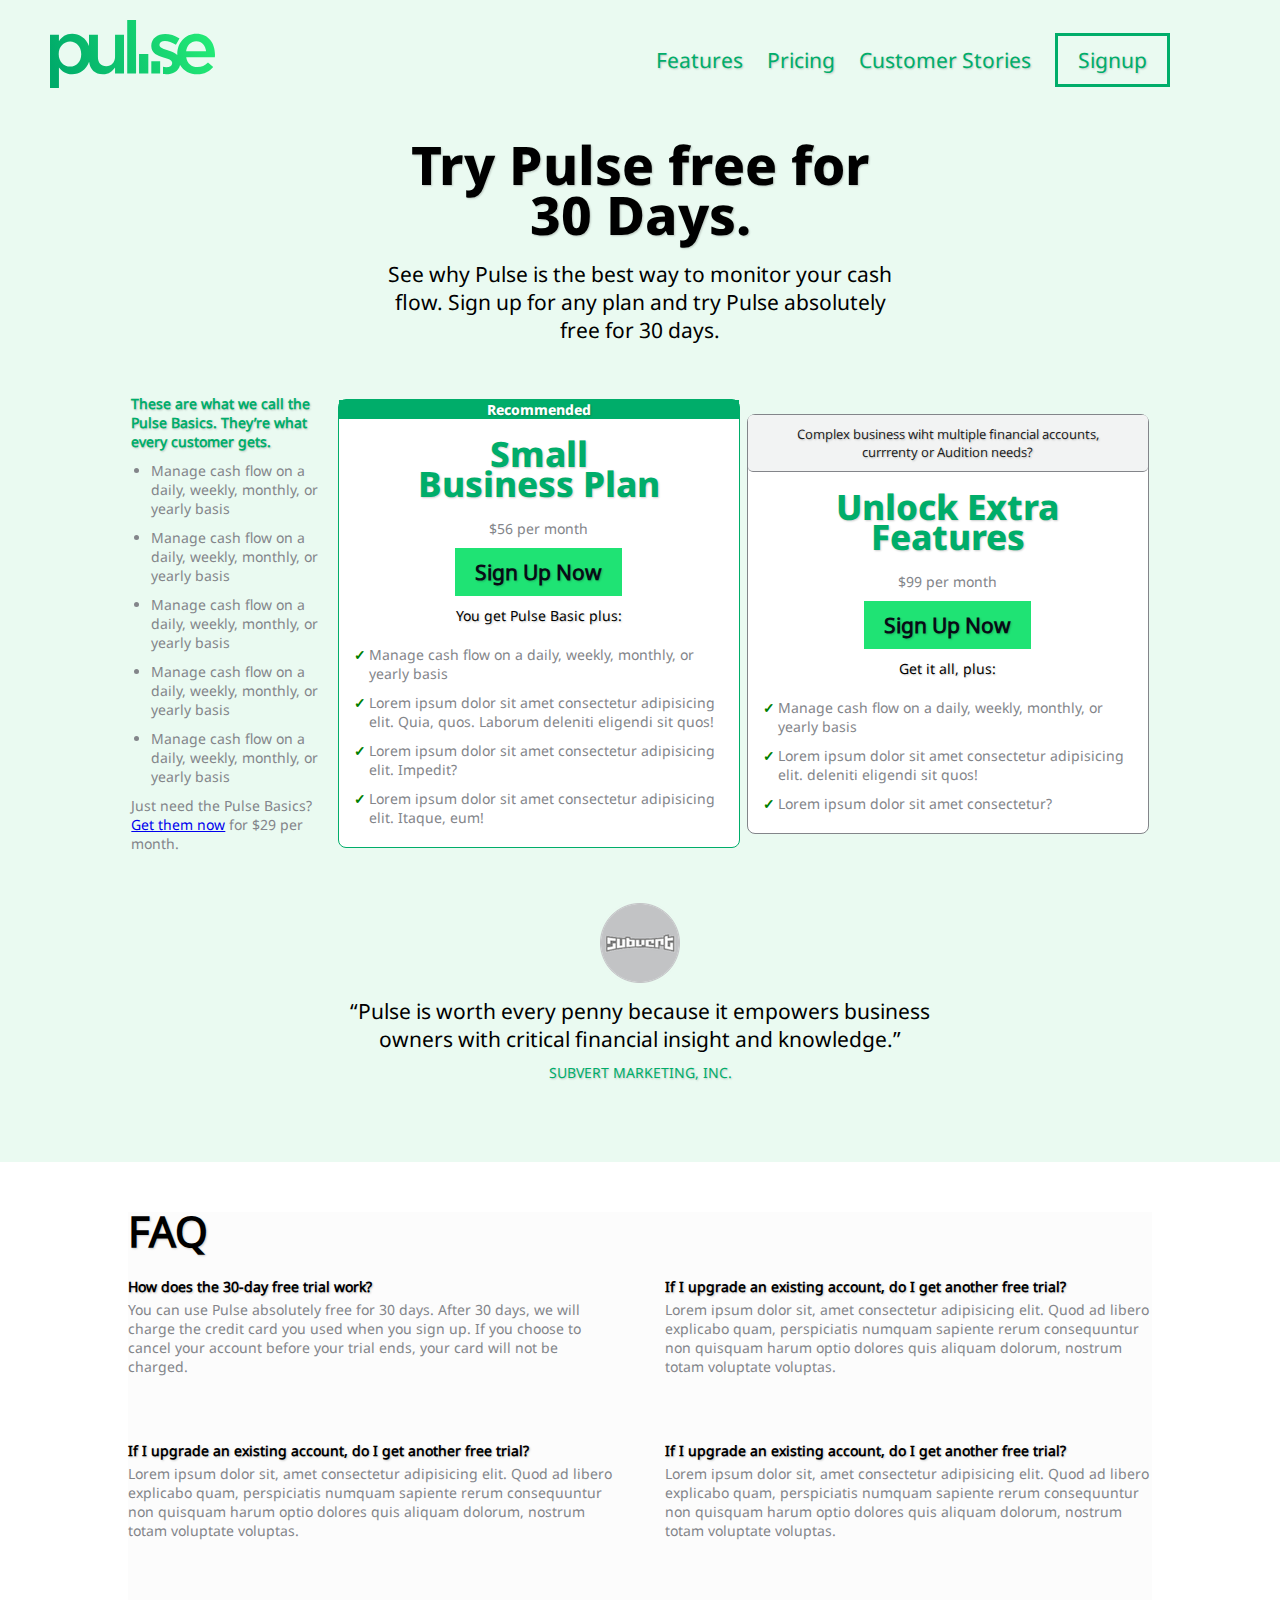
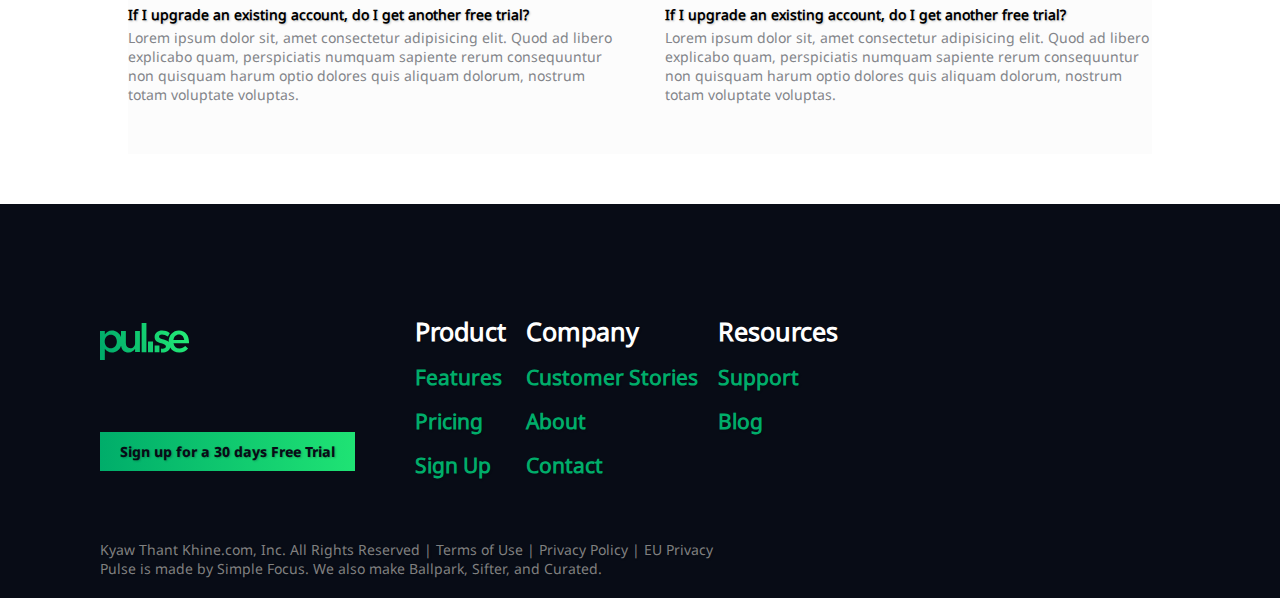
<file: pages/pricing.html>
<!DOCTYPE html>
<html lang="en">
  <head>
    <meta charset="UTF-8" />
    <meta name="viewport" content="width=device-width, initial-scale=1.0" />
    <title>Document</title>
    <link rel="stylesheet" href="../styles/main.css" />
    <link rel="stylesheet" href="../styles/pricing.css" />
    <link rel="stylesheet" href="../styles/navbar.css">
    <link rel="stylesheet" href="../styles/footer.css">
  </head>
  <body>
    <div id="navbarContainer"></div>

    <section class="hero">
      <header>
        <h1>Try Pulse free for 30 Days.</h1>
        <p>
          See why Pulse is the best way to monitor your cash flow. Sign up for
          any plan and try Pulse absolutely free for 30 days.
        </p>
      </header>
      <div class="pricing">
        <div class="card-container">
          <div class="price-card">
            <h3 class="green-text">
              These are what we call the Pulse Basics. They’re what every
              customer gets.
            </h3>
            <ul class="grey-text list">
              <li>
                Manage cash flow on a daily, weekly, monthly, or yearly basis
              </li>
              <li>
                Manage cash flow on a daily, weekly, monthly, or yearly basis
              </li>
              <li>
                Manage cash flow on a daily, weekly, monthly, or yearly basis
              </li>
              <li>
                Manage cash flow on a daily, weekly, monthly, or yearly basis
              </li>
              <li>
                Manage cash flow on a daily, weekly, monthly, or yearly basis
              </li>
            </ul>
            <p class="grey-text">
              Just need the Pulse Basics?
              <a href="signup.html">Get them now</a> for $29 per month.
            </p>
          </div>
          <div class="price-card">
            <small> Recommended </small>
            <div>
              <p class="big-word green-text">Small Business Plan</p>
              <p class="grey-text">$56 per month</p>
              <a href="signup.html" class="button regular">Sign Up Now</a>
              <p>You get Pulse Basic plus:</p>
            </div>
            <ul class="mark-list grey-text">
              <li>
                Manage cash flow on a daily, weekly, monthly, or yearly basis
              </li>
              <li>
                Lorem ipsum dolor sit amet consectetur adipisicing elit. Quia,
                quos. Laborum deleniti eligendi sit quos!
              </li>
              <li>
                Lorem ipsum dolor sit amet consectetur adipisicing elit.
                Impedit?
              </li>
              <li>
                Lorem ipsum dolor sit amet consectetur adipisicing elit. Itaque,
                eum!
              </li>
            </ul>
          </div>
          <div class="price-card">
            <small>
              Complex business wiht multiple financial accounts, currrenty or
              Audition needs?
            </small>
            <div>
              <p class="big-word green-text">Unlock Extra Features</p>
              <p class="grey-text">$99 per month</p>
              <a href="signup.html" class="button regular">Sign Up Now</a>
              <p>Get it all, plus:</p>
            </div>
            <ul class="mark-list grey-text">
              <li>
                Manage cash flow on a daily, weekly, monthly, or yearly basis
              </li>
              <li>
                Lorem ipsum dolor sit amet consectetur adipisicing elit.
                deleniti eligendi sit quos!
              </li>
              <li>Lorem ipsum dolor sit amet consectetur?</li>
            </ul>
          </div>
        </div>

        <div class="quote">
          <img src="../subvert-avatar.png" alt="small logo" />
          <blockquote cite="https://pulseapp.com/pricing">
            “Pulse is worth every penny because it empowers business owners with
            critical financial insight and knowledge.”
          </blockquote>
          <p class="green-text">SUBVERT MARKETING, INC.</p>
        </div>
      </div>
    </section>
    <section class="faq">
      <div class="qAnda">
        <b>How does the 30-day free trial work?</b>
        <p class="grey-text">
          You can use Pulse absolutely free for 30 days. After 30 days, we will
          charge the credit card you used when you sign up. If you choose to
          cancel your account before your trial ends, your card will not be
          charged.
        </p>
      </div>
      <div class="qAnda">
        <b>If I upgrade an existing account, do I get another free trial?</b>
        <div class="grey-text">
          Lorem ipsum dolor sit, amet consectetur adipisicing elit. Quod ad
          libero explicabo quam, perspiciatis numquam sapiente rerum
          consequuntur non quisquam harum optio dolores quis aliquam dolorum,
          nostrum totam voluptate voluptas.
        </div>
      </div>
      <div class="qAnda">
        <b>If I upgrade an existing account, do I get another free trial?</b>
        <div class="grey-text">
          Lorem ipsum dolor sit, amet consectetur adipisicing elit. Quod ad
          libero explicabo quam, perspiciatis numquam sapiente rerum
          consequuntur non quisquam harum optio dolores quis aliquam dolorum,
          nostrum totam voluptate voluptas.
        </div>
      </div>
      <div class="qAnda">
        <b>If I upgrade an existing account, do I get another free trial?</b>
        <div class="grey-text">
          Lorem ipsum dolor sit, amet consectetur adipisicing elit. Quod ad
          libero explicabo quam, perspiciatis numquam sapiente rerum
          consequuntur non quisquam harum optio dolores quis aliquam dolorum,
          nostrum totam voluptate voluptas.
        </div>
      </div>
      <div class="qAnda">
        <b>If I upgrade an existing account, do I get another free trial?</b>
        <div class="grey-text">
          Lorem ipsum dolor sit, amet consectetur adipisicing elit. Quod ad
          libero explicabo quam, perspiciatis numquam sapiente rerum
          consequuntur non quisquam harum optio dolores quis aliquam dolorum,
          nostrum totam voluptate voluptas.
        </div>
      </div>
      <div class="qAnda">
        <b>If I upgrade an existing account, do I get another free trial?</b>
        <div class="grey-text">
          Lorem ipsum dolor sit, amet consectetur adipisicing elit. Quod ad
          libero explicabo quam, perspiciatis numquam sapiente rerum
          consequuntur non quisquam harum optio dolores quis aliquam dolorum,
          nostrum totam voluptate voluptas.
        </div>
      </div>
    </section>
    <div id="footerContainer"></div>
    <script>
      //handle the hover event of the price cards
      let priceCard = document.querySelectorAll(".price-card");

      priceCard.forEach((card) => {
        let ul = card.querySelector("ul");
        card.addEventListener("mouseenter", () => {
          ul.classList.remove("grey-text");
          console.log("hely");
        });
        card.addEventListener("mouseleave", () => {
          ul.classList.add("grey-text");
        });
      });

      //import navbar 
      
  // Fetch the navbar HTML file
  fetch('navbar.html')
    .then(response => response.text())
    .then(data => {
      // Insert the navbar HTML into the navbarContainer element
      document.getElementById('navbarContainer').innerHTML = data;
    });
  // Fetch the footer HTML file
  fetch('footer.html')
    .then(response => response.text())
    .then(data => {
      // Insert the navbar HTML into the navbarContainer element
      document.getElementById('footerContainer').innerHTML = data;
    });





    </script>
  </body>
</html>
</file>
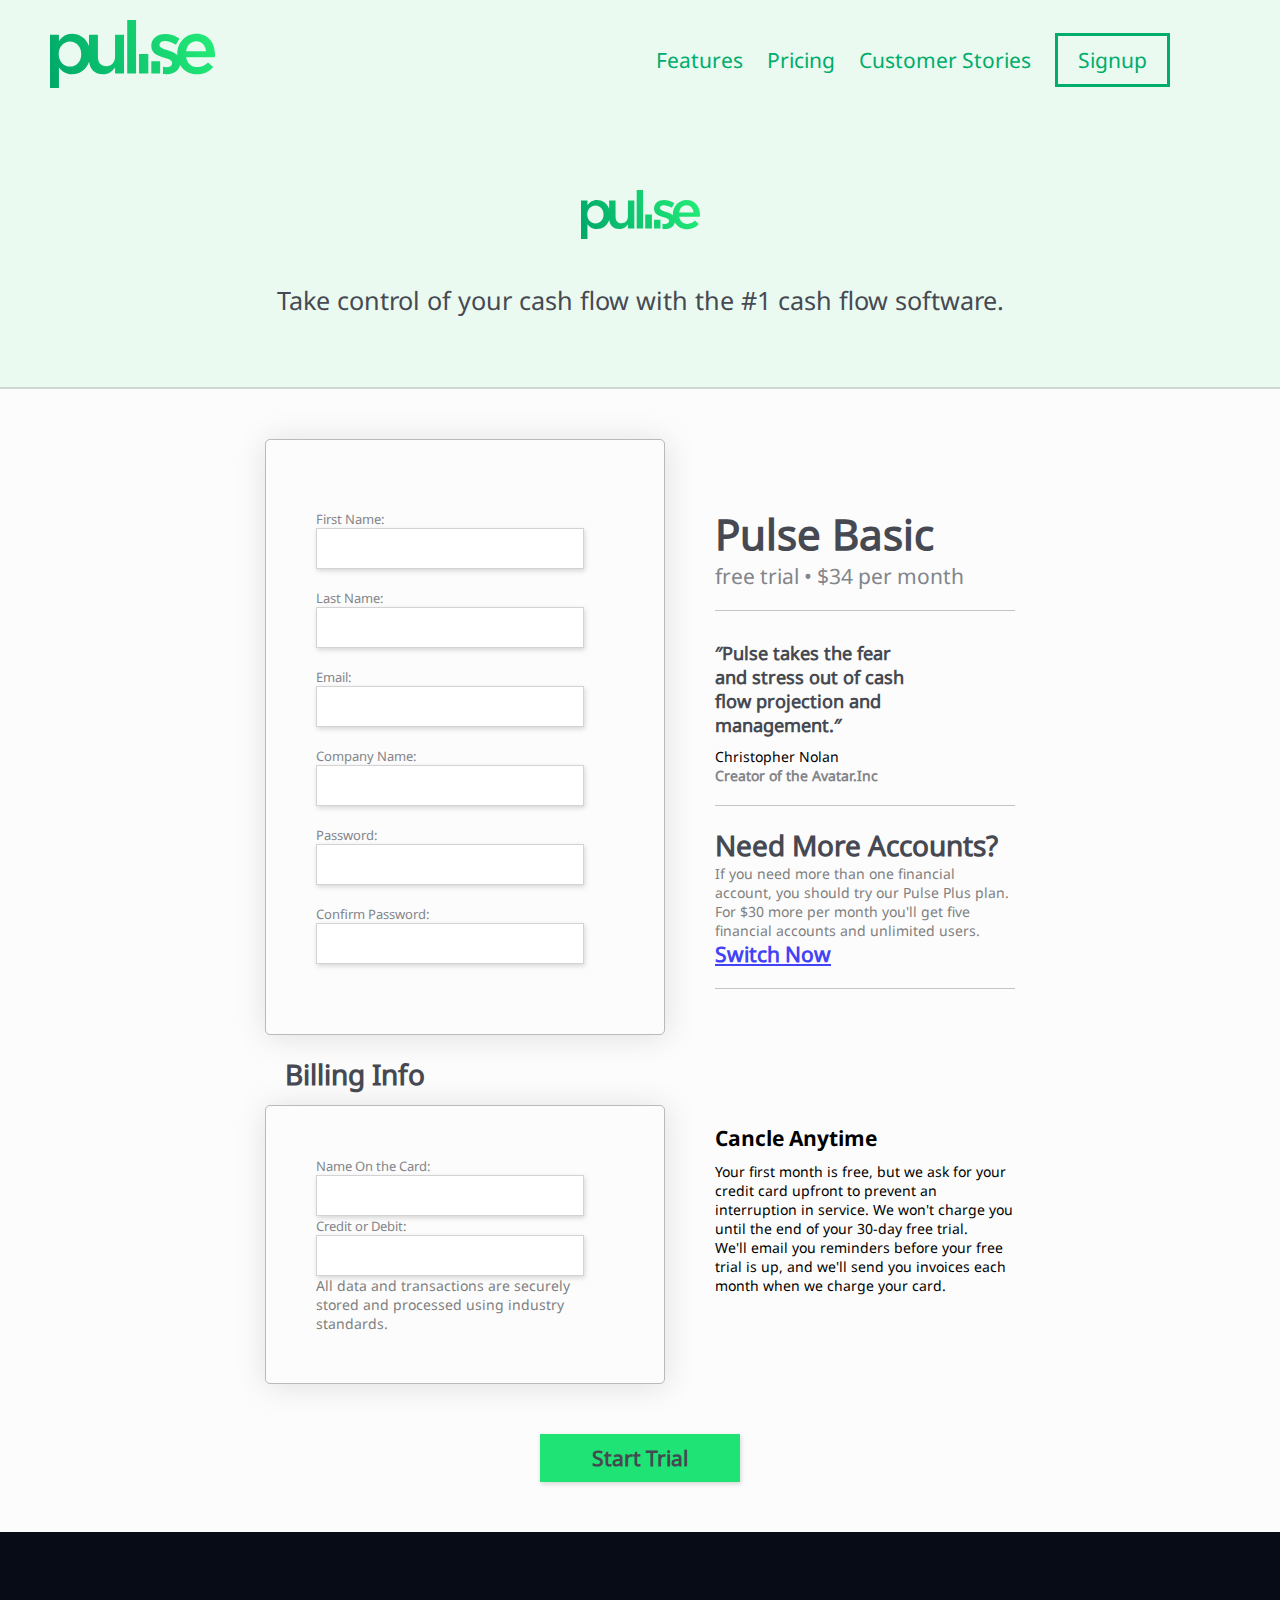
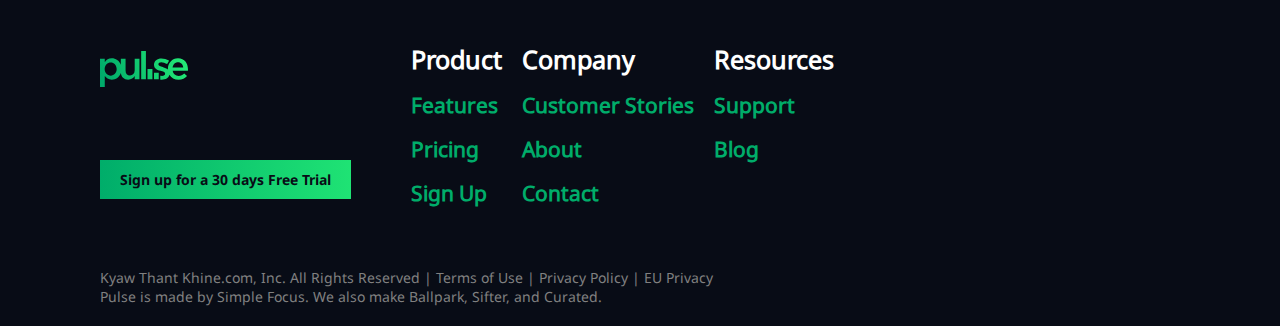
<file: pages/signup.html>
<!DOCTYPE html>
<html lang="en">
  <head>
    <meta charset="UTF-8" />
    <meta name="viewport" content="width=device-width, initial-scale=1.0" />
    <title>Sign Up Pulse</title>
    <link rel="stylesheet" href="../styles/navbar.css">
    <link rel="stylesheet" href="../styles/footer.css">
    <link rel="stylesheet" href="../styles/main.css" />
    <link rel="stylesheet" href="../styles/signup.css" />
  </head>
  <body>
    <div id="navbarContainer"></div>
    <header>
      <div id="brand">
        <img src="../pulse-logo.svg" alt="Pulse" />
      </div>
      <p>Take control of your cash flow with the #1 cash flow software.</p>
    </header>
    <section class="forms">
      <div class="customer-info">
        <form action="#" id="customer-info-form">
          <label for="first-name"
            >First Name:
            <input type="text" id="first-name" name="first-name" required
          /></label>

          <label for="last-name"
            >Last Name:
            <input type="text" id="last-name" name="last-name" required
          /></label>

          <label for="email"
            >Email:<input type="email" id="email" name="email" required
          /></label>

          <label for="company-name"
            >Company Name:
            <input type="text" id="company-name" name="company-name"
          /></label>

          <label for="password"
            >Password:<input
              type="password"
              id="password"
              name="password"
              required
          /></label>

          <label for="confirm-password"
            >Confirm Password:
            <input
              type="password"
              id="confirm-password"
              name="confirm-password"
              required
          /></label>
        </form>
        <div class="testimonial">
          <div class="plan-info">
            <h1>Pulse Basic</h1>
            <p>free trial • $34 per month</p>
          </div>
          <div class="review">
            <blockquote>
              ″Pulse takes the fear and stress out of cash flow projection and
              management.″
            </blockquote>
            <p>Christopher Nolan</p>
            <p class="grey-text">Creator of the Avatar.Inc</p>
          </div>
          <div>
            <h2>Need More Accounts?</h2>
            <small
              >If you need more than one financial account, you should try our
              Pulse Plus plan. For $30 more per month you'll get five financial
              accounts and unlimited users.</small
            >
            <a href="#">Switch Now</a>
          </div>
        </div>
      </div>
      <div class="billing-info">
        <p class="big-text">Billing Info</p>
        <form action="#" id="billing-form">
          <label for="card-name"
            >Name On the Card:
            <input type="text" id="card-name" name="card-name" required
          /></label>
          <label for="card-number" class="card-input"
            >Credit or Debit:
            <input type="number" minlength="0" maxlength="16" required
          /></label>
          <small
            >All data and transactions are securely stored and processed using
            industry standards.</small
          >
        </form>
        <div class="customer-info">
          <div class="billing-notice">
            <h1>Cancle Anytime</h1>
            <p>
              Your first month is free, but we ask for your credit card upfront
              to prevent an interruption in service. We won't charge you until
              the end of your 30-day free trial.
            </p>
            <p>
              We'll email you reminders before your free trial is up, and we'll
              send you invoices each month when we charge your card.
            </p>
          </div>
        </div>
      </div>
      <input type="submit" class="button" value="Start Trial">
    </section>
    <div id="footerContainer"></div>
    <script>
         // Fetch the navbar HTML file
  fetch('navbar.html')
    .then(response => response.text())
    .then(data => {
      // Insert the navbar HTML into the navbarContainer element
      document.getElementById('navbarContainer').innerHTML = data;
    });
  // Fetch the footer HTML file
  fetch('footer.html')
    .then(response => response.text())
    .then(data => {
      // Insert the navbar HTML into the navbarContainer element
      document.getElementById('footerContainer').innerHTML = data;
    });


    </script>
  </body>
</html>
</file>
<file: styles/main.css>
@font-face {
    font-family: 'NotoSans-Regular';
    src: url('../fonts/NotoSans-Regular.ttf') format('truetype');
  }

@font-face {
    font-family: "NotoSans-Thin";
    src: url('../fonts/NotoSans-Thin.ttf');
}
  
@font-face {
    font-family: "NotoSans-Bold";
    src: url('../fonts/NotoSans-Bold.ttf');
}

:root{
    --font-color: #464951;
    --soft-green : #EAFAF1;
    --primary-green : rgb(0,173,106);
    --grey : #83858A;
    --black:#080C16;
    --light-green : #1FE374;
    --white : #FCFCFC;
}
*{  
    font-size: 14px;
    margin: 0;
    padding: 0;
    font-family: "NotoSans-Regular";
}
body{
    font-family: 'Noto Sans', sans-serif;
}

.button{
    transition:all 0.1s ease;
    padding: 10px 20px;
}

.button:hover{
    box-shadow: -5px 5px 0 var(--primary-green)  ; 
}
.grey-text{
    color: var(--grey);


    
}
</file>
<file: styles/pricing.css>
@font-face {
    font-family: 'NotoSans-Bold';
    src: url('../fonts/NotoSans-ExtraBold.ttf') format('truetype');
  }
  *{
    font-family: "NotoSans-Regular";
  }
body > *{
    padding: 50px 0;
       text-shadow: 1px 1px 2px rgba(0, 0, 0, 0.2);
}
#navbarContainer{
    margin: 0;
    padding: 0;
    box-sizing: border-box;
}
header{
    margin: -30px auto 50px auto;
    width: 40%;
    text-shadow: 1px 1px 2px rgba(0, 0, 0, 0.2);
    text-align: center;
}
header h1{
    font-size: 3.8rem;
    line-height: 50px;
    margin-bottom: 20px;
    font-family: 'NotoSans-Bold';
}
header p{
    font-size: 1.5rem;
    word-spacing: 0px;
    font-weight: lighter;
    text-shadow: none;
}
.hero{
    margin-top: 0;
    background-color: var(--soft-green);
    display: flex;
    flex-direction: column;
    justify-content: center;
    align-items: center;
}

.green-text{
    color: var(--primary-green);
    
}
.big-word{
    width: 70%;
    margin: 20px auto;
    font-family: "NotoSans-Bold";
    font-size: 2.5rem;
    line-height: 30px;
}
.pricing{
    display: flex;
    width: 100%;
    flex-direction: column;
    
}
.card-container{
    box-sizing: border-box;
    margin: auto;
    width:80%;
    display: flex;
    flex-wrap: wrap;
    justify-content: space-around;
    align-items: center;
}
.card-container div:nth-child(2),.card-container div:nth-child(3){
    background-color: white;
    
}
.card-container div:nth-child(2),.card-container div:nth-child(3){
    border-radius: 8px;
}
.card-container div:nth-child(1){
    border: none;
    width: 200px;
       text-align: start;
}

.list li{
    
    margin: 10px auto 10px 20px;
 
}.card-container div:nth-child(3){
    border: 1px solid var(--grey);
}
.card-container div:nth-child(3) small{
    box-sizing: border-box;
    border-radius: 5px;
    border-bottom: 1px solid var(--grey);
    padding: 10px 20px;
    background-color: #F2F3F3;
    font-weight: lighter;
    font-size: small;
    color: rgba(0, 0, 0, 0.88);
    font-family: "NotoSans-Regular";
}
.mark-list{
    text-align: start;
    margin: 10px 20px;
    list-style-type:none;
    transition: all 0.2s ease-in-out;
}
.mark-list li{
    margin: 10px auto;
    padding-left: 10px;
    position: relative;
}
.mark-list li::before{
    position: absolute;
    top: 0;
    left: -5px;
    content: "✓";
    color: green;
    font-weight: bold;
    display: inline-block;
}

.grey-text{
    color: var(--grey);
    text-shadow: none;
}


.price-card{
    border-radius: 5px;
    text-align: center;
    width: 400px;
    display: flex;
    flex-direction: column;
    justify-content: center;
    align-items: center;
    border: 1px solid var(--primary-green);
}

.price-card small{
    font-family: "NotoSans-Bold";
    background-color: var(--primary-green);
    color: white;
    width: 100%;
    text-align: center;
}


.quote{
    margin:50PX auto 30PX AUTO;
    width: 50%;
    text-align: center;
}
.quote img{
    width: 80px;
}
blockquote{
    text-shadow: none;
    font-size: 1.5rem;
    
    margin: 10px auto;
}


.price-card .button{
    display: inline-block;
    padding: 10px 20px;
    background-color: var(--light-green);
    text-decoration: none;
    color: var(--black);
    font-weight: bold;
    font-size: 1.5rem;
    margin : 10px auto;
    transition: all 100ms ease;
}
.price-card .button:hover{
    transform: scale(1.1);
    box-shadow: none;
}


.faq{
    margin: 50px auto;
    position: relative;
    width: 80%;
    background-color: var(--white);
    display: grid;
    grid-template-columns: 1fr 1fr;
    gap:50px;
    
}
.faq::before{
    content: "FAQ";
    font-size: 3rem;
    font-weight: bold;
    position: absolute;
    top:-10px;
    left: 0;
}
.qAnda{
    font-size: 2rem;
    
}
#footerContainer{
    width: 100%;
    margin: 0;
    padding: 0;
}
</file>
<file: styles/navbar.css>
.navbar{
    width:  100%;
    display: flex;
    flex-wrap: wrap;
    justify-content: space-between;
    padding: 20px 50px;
    box-sizing: border-box;
    align-items: center;
    background-color: var(--soft-green);
    margin: 0;
}
#brand img{
    width: 100%;
}
.navbar #brand{
    width: 14%;
    font-size: 3rem;
    font-family: 'NotoSans-Bold';
    color: var(--primary-green);
}
.navbar ul{
    
    list-style-type: none;
    margin-right: 50px;
}
.navbar ul li{
    display: inline-block;
    margin: auto 10px;
    font-family: "NotoSans-Bold";
    font-size: 1.5rem;
}
.navbar ul li:hover{
    color: var(--black);
}
.navbar ul li a{
    font-size: 1.5rem;
    text-decoration: none;
    color: var(--primary-green);
}
.navbar ul li a:hover{
    color: var(--black);
}


.navbar .button{
    border: 3px solid var(--primary-green);

}
</file>
<file: styles/footer.css>
footer{
    box-sizing: border-box;
    padding: 50px 100px 20px 100px;
    background-color: var(--black);
    width: 100%;
    display: flex;
    flex-wrap: wrap;
}

footer .links{
    box-sizing: border-box;
    display: flex;
    flex-wrap: wrap;
    margin:50px;
    align-items: top;

    justify-content: space-around;
}

.links ul{
    list-style-type: none;
    
}
.links ul li{
    color: white;
    margin: 10px;
    font-size: 1.8rem;
    font-weight: bold;

}
.links ul li a{
    font-family: "NotoSans-Regular";
     font-size: 1.5rem;
    font-weight: bold;
    color: var(--primary-green) ;
    text-decoration: none;
}
.links ul li a:hover{
    color: white;
}
.footer-button{
    color: var(--black);
    text-decoration: none;
    font-family: "NotoSans-Bold";
    background: linear-gradient(to right, var(--primary-green), var(--light-green));
}

footer .brand{
    display: flex;
    flex-direction: column;
    justify-content: space-evenly;
    align-items: left;
}
footer #brand img{
    width: 100%;
}
footer #brand{
    width: 35%;
}

.footer-button:hover{
     box-shadow: -5px 5px 0 grey;
}

small{
    display: block;
    color: grey;
}
</file>
<file: styles/signup.css>
body {
  background-color: var(--white);
}
* {
    font-family: "NotoSans-Regular";
  box-sizing: border-box;
}
header {
  width: 100%;
  display: flex;
  flex-direction: column;
  justify-self: center;
  align-items: center;
  background-color: var(--soft-green);
  padding: 50px 0;
  border-bottom: 2px solid rgba(128, 128, 128, 0.286);
}
header p {
  font-size: 1.8rem;
  color: var(--font-color);
}
header > * {
  margin: 20px auto 20px auto;
}

.forms {
  padding-top: 50px;
  display: flex;
  flex-direction: column;
  justify-content: center;
  align-items: center;
}

.customer-info ,.billing-info{
  display: flex;
  flex-wrap: wrap;
  justify-content: center;
  align-items: center;
}

#customer-info-form ,#billing-form{
    max-width: 400PX;
  min-width: 400px;
  padding: 50px;
  border: 1px solid #00000043;
  border-radius: 5px;
  box-shadow: 1px 2px 32px rgba(0, 0, 0, 0.116);
}
#customer-info-form label {
  display: block;
  margin: 20px auto;
}
label {
  color: var(--grey);
  font-size: small;
}
input {
  width: 90%;
  box-shadow: 1px 2px 5px rgba(0, 0, 0, 0.152);
  display: block;
  padding: 10px;
  outline: none;
  border: 1px solid rgba(128, 128, 128, 0.344);
}
input:hover {
  outline: none;
  border: 1px solid blue;
}

.testimonial,.billing-notice {
    max-width: 300px;
  margin-left: 50px;
  display: flex;
  flex-direction: column;
}

.testimonial .plan-info,.review, .testimonial div:nth-child(3) {
  text-align: left;
  padding: 20px 0;
  border-bottom: 1px solid rgba(128, 128, 128, 0.457);
}
.plan-info h1 {
  font-weight: bold;
  font-size: 3rem;
  color: var(--font-color);
}
.plan-info p {
  color: var(--grey);
  font-size: 1.5rem;
}

.review blockquote{
    width: 70%;
    margin: 10px 0;
    font-weight: bold;
    color: var(--font-color);
    font-size: 1.3rem;
}
.review p.grey-text{
    
    font-weight: bold;
}


.testimonial div:nth-child(3) {

}
.testimonial div:nth-child(3) h2 {
    color: var(--font-color);
    font-size: 2rem;
}
.testimonial div:nth-child(3) small {

}
.testimonial div:nth-child(3) a{
    display: block;
    font-weight: bold;
    font-size: 1.5rem;
    color: rgb(66, 66, 246);
}

.card-input input{
   
}
.card-input input::after {
    content: ' ';
  }
  
.card-input input:nth-child(4n)::after {
    content: ' ';
  }

#billing-form{
    
    margin-top: 70px;
}
.billing-info{
    position: relative;
}
.billing-notice{

}
.billing-notice h1{
    font-family: "NotoSans-Bold";
    margin-bottom: 10px;
    font-size: 1.5rem;
    columns: var(--font-color);
}
  .big-text{
    font-size: 2rem;
    color: var(--font-color);
    font-weight: bold;
    position: absolute;
    left: 20px;
    top: 20px;
}

input[type="submit"]{
    margin: 50px;
    color: var(--font-color);
    font-size: 1.5rem;
    font-weight: bold;
    width: 200px;
    outline: none;
    border:none;
    
    background-color: var(--light-green);
}
input[type="submit"]:hover{
     box-shadow: -5px 5px 0 rgba(0, 0, 0, 0.373);
}
</file>
